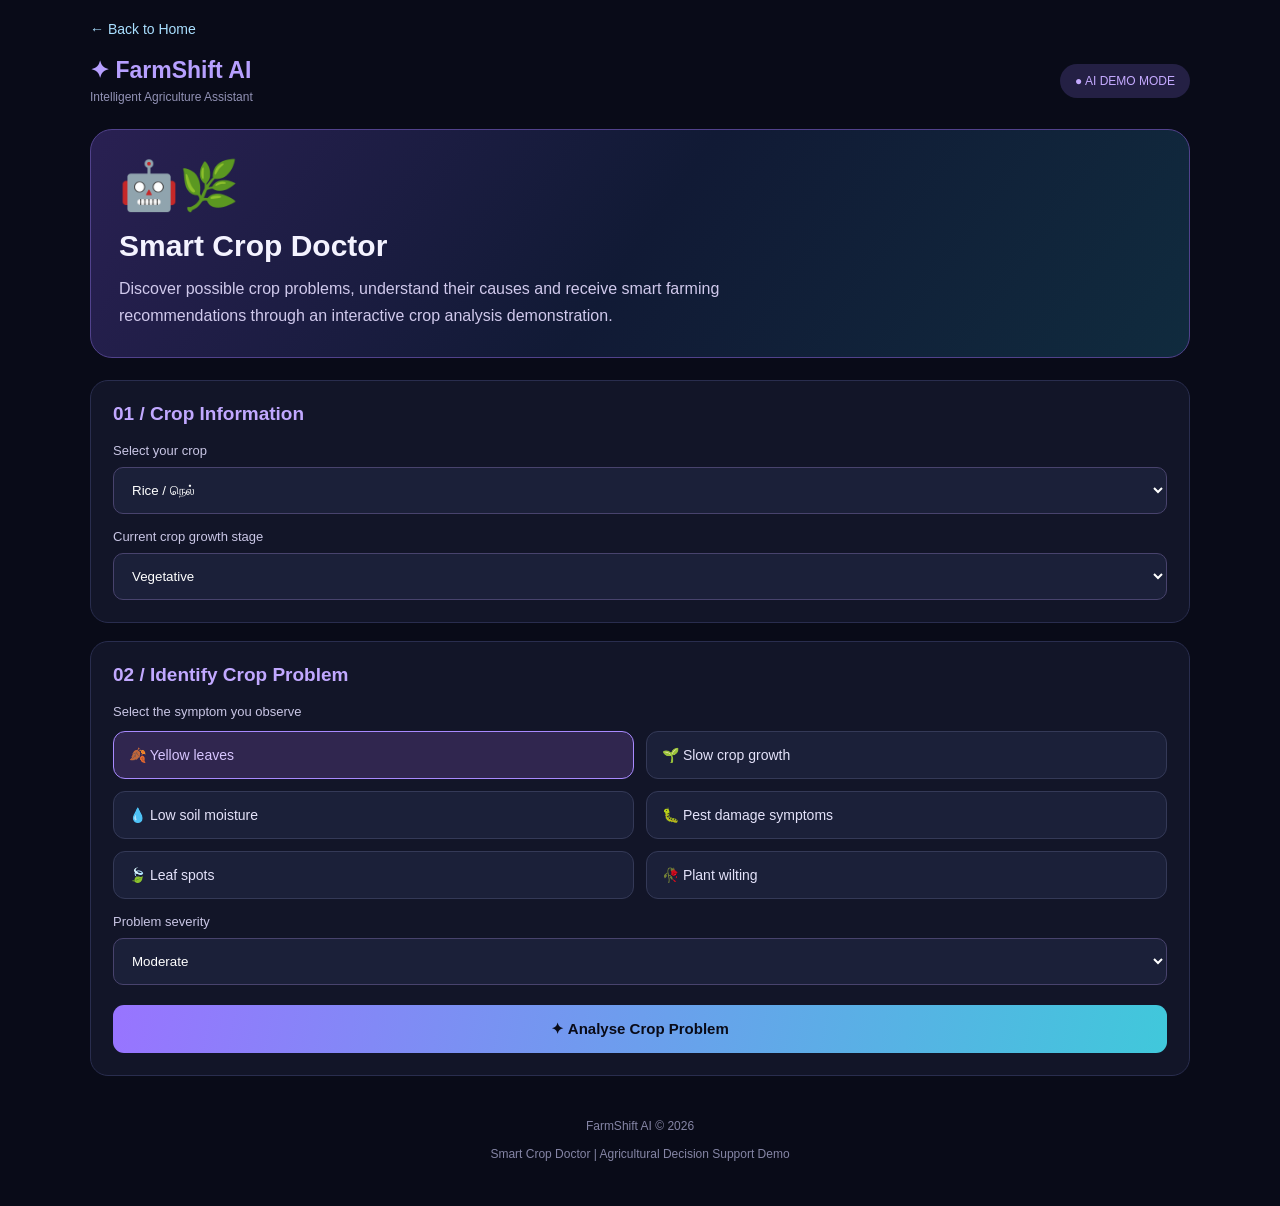
<file: templates/ai-recommendation.html>
<!DOCTYPE html>
<html lang="en">
<head>
<meta charset="UTF-8">
<meta name="viewport" content="width=device-width, initial-scale=1.0">
<title>FarmShift AI | Smart Crop Doctor</title>

<style>
* {
    margin: 0;
    padding: 0;
    box-sizing: border-box;
    font-family: Arial, sans-serif;
}

body {
    background: #090b18;
    color: #f4f3ff;
    padding: 20px;
}

.container {
    max-width: 1100px;
    margin: auto;
}

header {
    display: flex;
    justify-content: space-between;
    align-items: center;
    flex-wrap: wrap;
    gap: 15px;
    margin-bottom: 25px;
}

.logo {
    color: #b7a0ff;
    font-size: 23px;
    font-weight: bold;
}

.subtitle {
    color: #9292b5;
    font-size: 12px;
    margin-top: 6px;
}

.status {
    background: #242044;
    color: #c5aaff;
    padding: 10px 15px;
    border-radius: 20px;
    font-size: 12px;
}

.hero {
    background: linear-gradient(125deg, #292052, #111a35, #102b3e);
    border: 1px solid #51428c;
    padding: 28px;
    border-radius: 22px;
    margin-bottom: 22px;
    position: relative;
    overflow: hidden;
}

.hero h1 {
    font-size: 30px;
    margin-bottom: 12px;
}

.hero p {
    color: #d0c9ec;
    line-height: 1.7;
    max-width: 650px;
}

.hero-icon {
    font-size: 48px;
    margin-bottom: 15px;
}

.section {
    background: #121528;
    border: 1px solid #292d4e;
    border-radius: 18px;
    padding: 22px;
    margin: 18px 0;
}

.section h2 {
    color: #c1a8ff;
    font-size: 19px;
    margin-bottom: 18px;
}

label {
    display: block;
    color: #c9c6e5;
    font-size: 13px;
    margin-top: 15px;
}

select {
    width: 100%;
    padding: 14px;
    margin-top: 9px;
    background: #1b2039;
    color: white;
    border: 1px solid #48436d;
    border-radius: 10px;
    outline: none;
}

.options {
    display: grid;
    grid-template-columns: repeat(2, 1fr);
    gap: 12px;
    margin-top: 12px;
}

.option {
    background: #1b2039;
    border: 1px solid #343957;
    padding: 15px;
    border-radius: 12px;
    cursor: pointer;
    color: #e4e2fa;
    font-size: 14px;
    transition: 0.2s;
}

.option:hover {
    border-color: #a88aff;
}

.option.selected {
    border: 1px solid #a88aff;
    background: #30264f;
    color: #d7c5ff;
}

button {
    width: 100%;
    padding: 15px;
    border: none;
    border-radius: 11px;
    background: linear-gradient(100deg, #9874ff, #40c8db);
    color: #090b18;
    font-weight: bold;
    font-size: 15px;
    cursor: pointer;
    margin-top: 20px;
}

button:hover {
    opacity: 0.88;
}

.result {
    display: none;
    border: 1px solid #6554a3;
    background: linear-gradient(145deg, #1b1a36, #142538);
    border-radius: 18px;
    padding: 22px;
    margin-top: 20px;
}

.result h2 {
    color: #c8aaff;
    margin-bottom: 15px;
}

.result-box {
    background: #22233e;
    border-left: 4px solid #a58aff;
    padding: 16px;
    border-radius: 9px;
    margin: 12px 0;
    line-height: 1.7;
    font-size: 14px;
}

.result-box strong {
    color: #aeeaff;
}

.tag {
    display: inline-block;
    background: #332b57;
    color: #d4c2ff;
    padding: 7px 12px;
    border-radius: 20px;
    font-size: 12px;
    margin: 5px 0 12px;
}

.note {
    color: #9999b8;
    font-size: 12px;
    line-height: 1.6;
    margin-top: 15px;
}

footer {
    text-align: center;
    color: #8585a5;
    padding: 25px 5px;
    font-size: 12px;
}

.back {
    display: inline-block;
    color: #a9dfff;
    text-decoration: none;
    margin-bottom: 20px;
    font-size: 14px;
}

@media(max-width: 600px) {
    body { padding: 12px; }
    .hero h1 { font-size: 24px; }
    .options { grid-template-columns: 1fr; }
    .section { padding: 16px; }
}
</style>
</head>

<body>
<div class="container">

<a class="back" href="/">← Back to Home</a>

<header>
    <div>
        <div class="logo">✦ FarmShift AI</div>
        <div class="subtitle">Intelligent Agriculture Assistant</div>
    </div>
    <div class="status">● AI DEMO MODE</div>
</header>

<div class="hero">
    <div class="hero-icon">🤖🌿</div>
    <h1>Smart Crop Doctor</h1>
    <p>
        Discover possible crop problems, understand their causes
        and receive smart farming recommendations through
        an interactive crop analysis demonstration.
    </p>
</div>

<div class="section">
    <h2>01 / Crop Information</h2>

    <label for="crop">Select your crop</label>
    <select id="crop">
        <option value="Rice / நெல்">Rice / நெல்</option>
        <option value="Maize / மக்காச்சோளம்">Maize / மக்காச்சோளம்</option>
        <option value="Sugarcane / கரும்பு">Sugarcane / கரும்பு</option>
        <option value="Cotton / பருத்தி">Cotton / பருத்தி</option>
        <option value="Turmeric / மஞ்சள்">Turmeric / மஞ்சள்</option>
        <option value="Groundnut / நிலக்கடலை">Groundnut / நிலக்கடலை</option>
    </select>

    <label for="stage">Current crop growth stage</label>
    <select id="stage">
        <option>Seedling</option>
        <option selected>Vegetative</option>
        <option>Flowering</option>
        <option>Fruiting / Grain filling</option>
        <option>Maturity</option>
    </select>
</div>

<div class="section">
    <h2>02 / Identify Crop Problem</h2>

    <label>Select the symptom you observe</label>

    <div class="options" id="problemOptions">
        <div class="option selected" data-value="yellow">
            🍂 Yellow leaves
        </div>
        <div class="option" data-value="slow">
            🌱 Slow crop growth
        </div>
        <div class="option" data-value="moisture">
            💧 Low soil moisture
        </div>
        <div class="option" data-value="pest">
            🐛 Pest damage symptoms
        </div>
        <div class="option" data-value="spots">
            🍃 Leaf spots
        </div>
        <div class="option" data-value="wilting">
            🥀 Plant wilting
        </div>
    </div>

    <label for="severity">Problem severity</label>
    <select id="severity">
        <option>Low</option>
        <option selected>Moderate</option>
        <option>High</option>
    </select>

    <button onclick="analyzeCrop()">
        ✦ Analyse Crop Problem
    </button>
</div>

<div class="result" id="result">
    <span class="tag">✦ DEMO ANALYSIS</span>
    <h2>AI Crop Analysis Result</h2>

    <div class="result-box">
        <strong>Selected Crop</strong>
        <p id="resultCrop"></p>
    </div>

    <div class="result-box">
        <strong>Detected Symptom</strong>
        <p id="resultProblem"></p>
    </div>

    <div class="result-box">
        <strong>Possible Causes</strong>
        <p id="resultCause"></p>
    </div>

    <div class="result-box">
        <strong>Recommended Actions</strong>
        <p id="resultAdvice"></p>
    </div>

    <div class="result-box">
        <strong>Priority</strong>
        <p id="resultPriority"></p>
    </div>

    <p class="note">
        This is an educational, rule-based demonstration.
        It does not confirm a plant disease or replace field inspection,
        laboratory testing or advice from an agricultural expert.
    </p>

    <button onclick="resetAnalysis()">
        ↻ Analyse Another Problem
    </button>
</div>

<footer>
    FarmShift AI © 2026
    <br><br>
    Smart Crop Doctor | Agricultural Decision Support Demo
</footer>

</div>

<script>
let selectedProblem = "yellow";

const options = document.querySelectorAll(".option");

options.forEach(function(option) {
    option.addEventListener("click", function() {
        options.forEach(function(item) {
            item.classList.remove("selected");
        });

        option.classList.add("selected");
        selectedProblem = option.dataset.value;
    });
});

const analysisData = {
    yellow: {
        name: "Yellow leaves",
        cause: "Possible nutrient deficiency, water stress, root problems or disease. Leaf yellowing alone cannot identify the exact cause.",
        advice: "Inspect which leaves are affected, check soil moisture and drainage, and arrange a soil test before applying fertilizer.",
    },

    slow: {
        name: "Slow crop growth",
        cause: "Possible nutrient imbalance, unsuitable growing conditions, water stress or root damage.",
        advice: "Check crop spacing, soil condition, irrigation and nutrient availability. Compare plant growth with the expected growth stage.",
    },

    moisture: {
        name: "Low soil moisture",
        cause: "The root zone may not be receiving enough water due to insufficient irrigation or high water loss.",
        advice: "Check root-zone moisture and soil condition. Irrigate according to crop stage and local water requirements.",
    },

    pest: {
        name: "Pest damage symptoms",
        cause: "Insect feeding may be causing holes, damaged leaves or unusual plant appearance.",
        advice: "Inspect affected plants, identify the pest and assess the extent of damage. Choose suitable integrated pest management measures.",
    },

    spots: {
        name: "Leaf spots",
        cause: "Leaf spots may be associated with fungal or bacterial disease, insects or environmental stress.",
        advice: "Inspect affected leaves, note whether spots are spreading and seek local agricultural expert advice for identification.",
    },

    wilting: {
        name: "Plant wilting",
        cause: "Possible water stress, root damage, waterlogging or vascular disease.",
        advice: "Check soil moisture and drainage, inspect roots and compare affected plants with healthy plants before deciding on treatment.",
    }
};

function analyzeCrop() {
    const crop = document.getElementById("crop").value;
    const stage = document.getElementById("stage").value;
    const severity = document.getElementById("severity").value;

    const data = analysisData[selectedProblem];

    let priority = "Routine monitoring";

    if (severity === "High") {
        priority = "High priority – inspect the crop promptly";
    } else if (severity === "Moderate") {
        priority = "Medium priority – investigate the symptoms";
    }

    document.getElementById("resultCrop").textContent =
        crop + " | Growth stage: " + stage;

    document.getElementById("resultProblem").textContent =
        data.name + " | Severity: " + severity;

    document.getElementById("resultCause").textContent =
        data.cause;

    document.getElementById("resultAdvice").textContent =
        data.advice;

    document.getElementById("resultPriority").textContent =
        priority;

    const result = document.getElementById("result");

    result.style.display = "block";

    result.scrollIntoView({
        behavior: "smooth",
        block: "start"
    });
}

function resetAnalysis() {
    document.getElementById("result").style.display = "none";
    window.scrollTo({
        top: 0,
        behavior: "smooth"
    });
}
</script>

</body>
  </html>
</file>
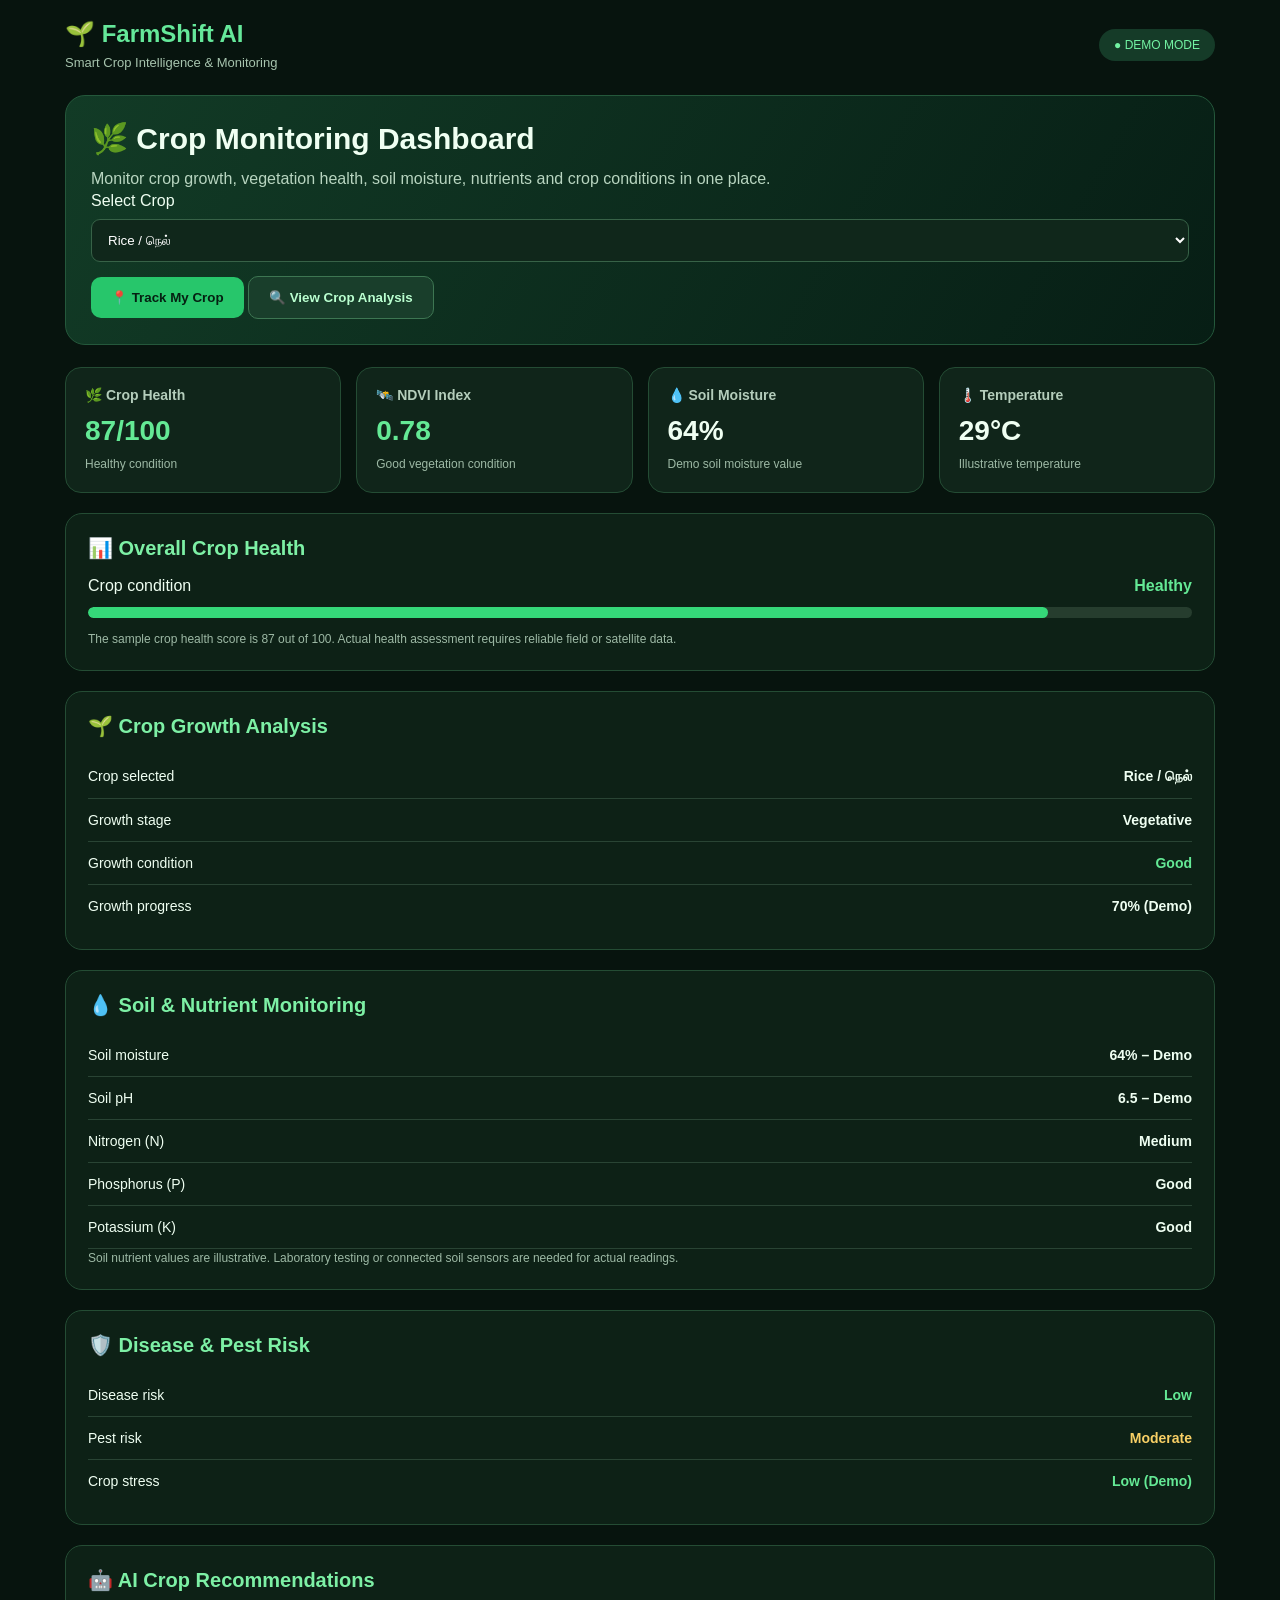
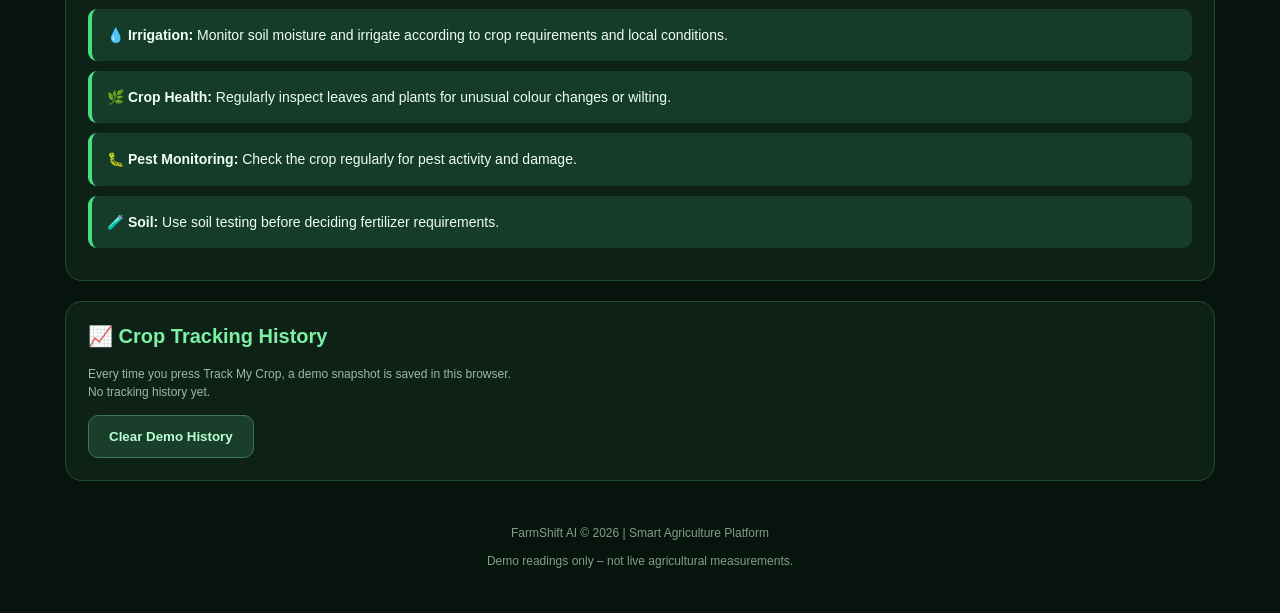
<file: templates/crop.html>
<!DOCTYPE html>
<html lang="en">
<head>
<meta charset="UTF-8">
<meta name="viewport" content="width=device-width, initial-scale=1.0">
<title>FarmShift AI | Crop Monitoring</title>

<style>
* {
    margin: 0;
    padding: 0;
    box-sizing: border-box;
    font-family: Arial, sans-serif;
}

body {
    background: #07140e;
    color: #effff2;
    padding: 20px;
}

.container {
    max-width: 1150px;
    margin: auto;
}

header {
    display: flex;
    justify-content: space-between;
    align-items: center;
    flex-wrap: wrap;
    gap: 15px;
    margin-bottom: 25px;
}

.logo {
    color: #65e89a;
    font-size: 24px;
    font-weight: bold;
}

.subtitle {
    color: #a7c4ae;
    margin-top: 7px;
    font-size: 13px;
}

.status {
    background: #153b28;
    color: #72f2a2;
    padding: 9px 15px;
    border-radius: 20px;
    font-size: 12px;
}

.hero {
    background: linear-gradient(120deg, #123b26, #071e15);
    border: 1px solid #24583b;
    padding: 25px;
    border-radius: 20px;
    margin-bottom: 22px;
}

.hero h1 {
    font-size: 30px;
    margin-bottom: 10px;
}

.hero p {
    color: #b8d5c0;
    line-height: 1.6;
}

select, input {
    background: #10271b;
    color: white;
    border: 1px solid #376247;
    padding: 12px;
    border-radius: 9px;
    width: 100%;
    margin-top: 9px;
}

button {
    background: #27c66b;
    color: #052012;
    border: none;
    padding: 13px 20px;
    border-radius: 10px;
    font-weight: bold;
    cursor: pointer;
    margin-top: 14px;
}

button:hover {
    background: #63ed9b;
}

.secondary-btn {
    background: #193e2b;
    color: #baffd0;
    border: 1px solid #3d7652;
}

.grid {
    display: grid;
    grid-template-columns: repeat(4, 1fr);
    gap: 15px;
    margin: 20px 0;
}

.card {
    background: #10251a;
    border: 1px solid #244c34;
    border-radius: 16px;
    padding: 19px;
}

.card h3 {
    font-size: 14px;
    color: #b4cdbb;
    margin-bottom: 12px;
}

.value {
    font-size: 28px;
    font-weight: bold;
    margin-bottom: 8px;
}

.green { color: #64e995; }
.yellow { color: #f7cf65; }
.red { color: #ff7777; }

.small {
    font-size: 12px;
    color: #9db9a5;
    line-height: 1.5;
}

.section {
    background: #0d2116;
    border: 1px solid #244c34;
    padding: 22px;
    border-radius: 17px;
    margin: 20px 0;
}

.section h2 {
    font-size: 20px;
    margin-bottom: 17px;
    color: #7df0a5;
}

.health-row {
    display: flex;
    justify-content: space-between;
    gap: 10px;
    margin-bottom: 10px;
}

.progress {
    width: 100%;
    height: 11px;
    background: #263d2e;
    border-radius: 20px;
    overflow: hidden;
    margin: 12px 0;
}

.progress span {
    display: block;
    height: 100%;
    background: #35d879;
    border-radius: 20px;
}

.info-row {
    display: flex;
    justify-content: space-between;
    padding: 13px 0;
    border-bottom: 1px solid #294434;
    gap: 10px;
    font-size: 14px;
}

.info-row:last-child {
    border-bottom: none;
}

.advice {
    background: #153c28;
    border-left: 4px solid #48dc82;
    padding: 15px;
    border-radius: 9px;
    margin: 10px 0;
    line-height: 1.6;
    font-size: 14px;
}

.history-item {
    background: #142c1d;
    padding: 13px;
    border-radius: 10px;
    margin: 10px 0;
    font-size: 13px;
    line-height: 1.6;
}

footer {
    text-align: center;
    color: #829d89;
    font-size: 12px;
    padding: 25px 5px;
}

@media(max-width: 800px) {
    .grid {
        grid-template-columns: repeat(2, 1fr);
    }
}

@media(max-width: 450px) {
    body { padding: 12px; }
    .grid { gap: 9px; }
    .card { padding: 13px; }
    .value { font-size: 23px; }
    .hero h1 { font-size: 24px; }
}
</style>
</head>

<body>
<div class="container">

<header>
    <div>
        <div class="logo">🌱 FarmShift AI</div>
        <div class="subtitle">Smart Crop Intelligence & Monitoring</div>
    </div>
    <div class="status">● DEMO MODE</div>
</header>

<div class="hero">
    <h1>🌿 Crop Monitoring Dashboard</h1>
    <p>
        Monitor crop growth, vegetation health, soil moisture,
        nutrients and crop conditions in one place.
    </p>

    <label for="cropSelect">Select Crop</label>
    <select id="cropSelect">
        <option>Rice / நெல்</option>
        <option>Maize / மக்காச்சோளம்</option>
        <option>Sugarcane / கரும்பு</option>
        <option>Cotton / பருத்தி</option>
        <option>Turmeric / மஞ்சள்</option>
        <option>Groundnut / நிலக்கடலை</option>
    </select>

    <button onclick="trackCrop()">📍 Track My Crop</button>
    <button class="secondary-btn" onclick="showAnalysis()">
        🔍 View Crop Analysis
    </button>
</div>

<div class="grid">

    <div class="card">
        <h3>🌿 Crop Health</h3>
        <div class="value green" id="health">87/100</div>
        <div class="small" id="healthStatus">Healthy condition</div>
    </div>

    <div class="card">
        <h3>🛰️ NDVI Index</h3>
        <div class="value green">0.78</div>
        <div class="small">Good vegetation condition</div>
    </div>

    <div class="card">
        <h3>💧 Soil Moisture</h3>
        <div class="value">64%</div>
        <div class="small">Demo soil moisture value</div>
    </div>

    <div class="card">
        <h3>🌡️ Temperature</h3>
        <div class="value">29°C</div>
        <div class="small">Illustrative temperature</div>
    </div>

</div>

<div class="section">
    <h2>📊 Overall Crop Health</h2>

    <div class="health-row">
        <span>Crop condition</span>
        <strong class="green">Healthy</strong>
    </div>

    <div class="progress">
        <span style="width:87%"></span>
    </div>

    <p class="small">
        The sample crop health score is 87 out of 100.
        Actual health assessment requires reliable field or satellite data.
    </p>
</div>

<div class="section">
    <h2>🌱 Crop Growth Analysis</h2>

    <div class="info-row">
        <span>Crop selected</span>
        <strong id="selectedCrop">Rice / நெல்</strong>
    </div>

    <div class="info-row">
        <span>Growth stage</span>
        <strong>Vegetative</strong>
    </div>

    <div class="info-row">
        <span>Growth condition</span>
        <strong class="green">Good</strong>
    </div>

    <div class="info-row">
        <span>Growth progress</span>
        <strong>70% (Demo)</strong>
    </div>
</div>

<div class="section">
    <h2>💧 Soil & Nutrient Monitoring</h2>

    <div class="info-row">
        <span>Soil moisture</span>
        <strong>64% – Demo</strong>
    </div>

    <div class="info-row">
        <span>Soil pH</span>
        <strong>6.5 – Demo</strong>
    </div>

    <div class="info-row">
        <span>Nitrogen (N)</span>
        <strong>Medium</strong>
    </div>

    <div class="info-row">
        <span>Phosphorus (P)</span>
        <strong>Good</strong>
    </div>

    <div class="info-row">
        <span>Potassium (K)</span>
        <strong>Good</strong>
    </div>

    <p class="small">
        Soil nutrient values are illustrative. Laboratory testing
        or connected soil sensors are needed for actual readings.
    </p>
</div>

<div class="section">
    <h2>🛡️ Disease & Pest Risk</h2>

    <div class="info-row">
        <span>Disease risk</span>
        <strong class="green">Low</strong>
    </div>

    <div class="info-row">
        <span>Pest risk</span>
        <strong class="yellow">Moderate</strong>
    </div>

    <div class="info-row">
        <span>Crop stress</span>
        <strong class="green">Low (Demo)</strong>
    </div>
</div>

<div class="section">
    <h2>🤖 AI Crop Recommendations</h2>

    <div class="advice">
        💧 <strong>Irrigation:</strong>
        Monitor soil moisture and irrigate according to crop
        requirements and local conditions.
    </div>

    <div class="advice">
        🌿 <strong>Crop Health:</strong>
        Regularly inspect leaves and plants for unusual colour
        changes or wilting.
    </div>

    <div class="advice">
        🐛 <strong>Pest Monitoring:</strong>
        Check the crop regularly for pest activity and damage.
    </div>

    <div class="advice">
        🧪 <strong>Soil:</strong>
        Use soil testing before deciding fertilizer requirements.
    </div>
</div>

<div class="section">
    <h2>📈 Crop Tracking History</h2>
    <p class="small">
        Every time you press Track My Crop, a demo snapshot is
        saved in this browser.
    </p>

    <div id="history">
        <p class="small" style="margin-top:15px">
            No tracking history yet. Press Track My Crop to begin.
        </p>
    </div>

    <button class="secondary-btn" onclick="clearHistory()">
        Clear Demo History
    </button>
</div>

<footer>
    FarmShift AI © 2026 | Smart Agriculture Platform
    <br><br>
    Demo readings only – not live agricultural measurements.
</footer>

</div>

<script>
const cropSelect = document.getElementById("cropSelect");

cropSelect.addEventListener("change", function() {
    document.getElementById("selectedCrop").textContent = this.value;
});

function getHistory() {
    try {
        return JSON.parse(localStorage.getItem("farmshiftCropHistory")) || [];
    } catch (error) {
        return [];
    }
}

function trackCrop() {
    const crop = cropSelect.value;

    const snapshot = {
        crop: crop,
        health: 87,
        ndvi: 0.78,
        moisture: 64,
        date: new Date().toLocaleString()
    };

    const history = getHistory();
    history.unshift(snapshot);

    try {
        localStorage.setItem(
            "farmshiftCropHistory",
            JSON.stringify(history)
        );
    } catch (error) {
        alert("Unable to save tracking history in this browser.");
        return;
    }

    renderHistory();

    alert(
        "Crop tracking snapshot saved!\\n" +
        "Crop: " + crop +
        "\\nHealth: 87/100 (Demo)"
    );
}

function renderHistory() {
    const history = getHistory();
    const area = document.getElementById("history");

    if (history.length === 0) {
        area.innerHTML =
            '<p class="small">No tracking history yet.</p>';
        return;
    }

    area.innerHTML = "";

    history.forEach(function(item, index) {
        const card = document.createElement("div");
        card.className = "history-item";

        const title = document.createElement("strong");
        title.textContent = "📍 Tracking " + (index + 1);

        const details = document.createElement("div");
        details.textContent =
            "Crop: " + item.crop +
            " | Health: " + item.health + "/100" +
            " | NDVI: " + item.ndvi +
            " | Moisture: " + item.moisture + "%";

        const date = document.createElement("div");
        date.className = "small";
        date.textContent = item.date;

        card.appendChild(title);
        card.appendChild(details);
        card.appendChild(date);

        area.appendChild(card);
    });
}

function showAnalysis() {
    document.querySelector(".section").scrollIntoView({
        behavior: "smooth"
    });
}

function clearHistory() {
    if (confirm("Clear all demo tracking history?")) {
        localStorage.removeItem("farmshiftCropHistory");
        renderHistory();
    }
}

renderHistory();
</script>

</body>
</html>
</file>
